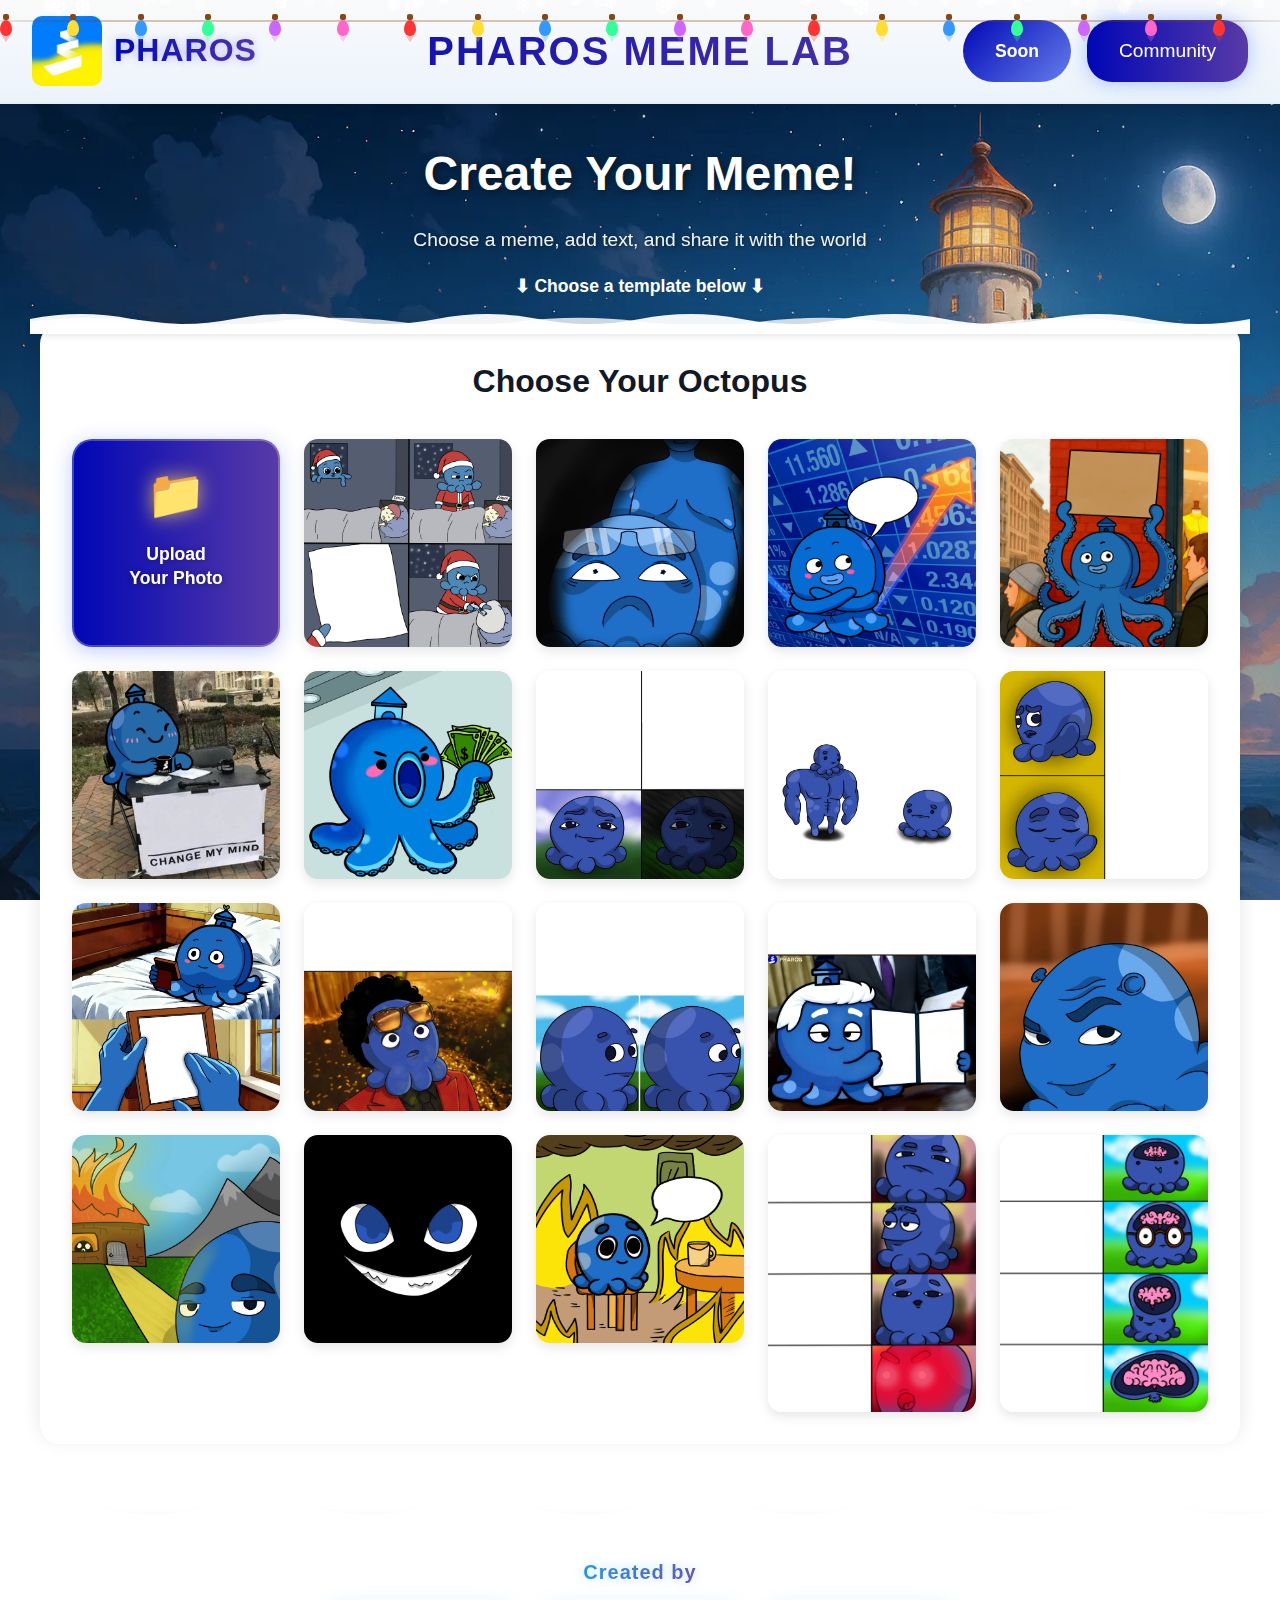
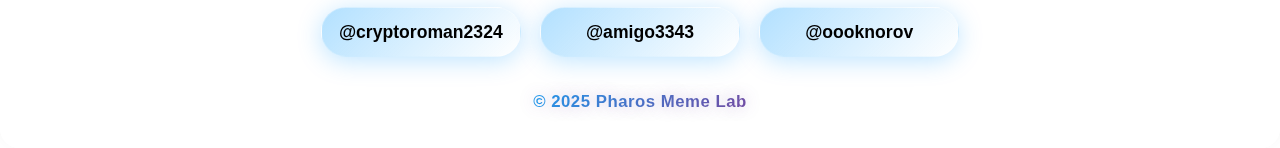
<file: index.html>
<!DOCTYPE html>
<html lang="en">
<head>
  <meta charset="UTF-8">
  <meta name="viewport" content="width=device-width, initial-scale=1.0">
  <title>Pharos Meme Lab</title>
  <link rel="icon" type="image/jpeg" href="images/logo1.jpg">
  <meta name="viewport" content="width=device-width, initial-scale=1.0, maximum-scale=1.0, user-scalable=no">
  <link rel="stylesheet" href="style.css">
  <link rel="stylesheet" href="winter.css">
</head>
<body class="index-page">
  <header class="header-centered">
    <div class="logo-left">
      <img src="images/logo.jpg" alt="Pharos Logo" onerror="this.src='https://via.placeholder.com/50x50?text=P'">
      <span>PHAROS</span>
    </div>
    
      <h1 class="title-center">PHAROS MEME LAB</h1>
    
    <nav>
      <a href="soon.html" class="neon-button">Soon</a>
      <a href="https://discord.com/invite/pharos" target="_blank" class="join-btn gradient-animate">Community</a>
    </nav>
  </header>

  <section class="hero">
    <h1>Create Your Meme!</h1>
    <p>Choose a meme, add text, and share it with the world</p>
    <div class="cta">⬇ Choose a template below ⬇</div>
  </section>

  <section class="gallery">
    <h2>Choose Your Octopus</h2>
    <div class="templates">
      
      <!-- UPLOAD YOUR PHOTO -->
      <div class="upload-template" id="uploadBox">
        <div class="upload-icon">📁</div>
        <div class="upload-text">Upload<br>Your Photo</div>
        <input type="file" id="uploadCustom" accept="image/*" style="display: none;">
      </div>

      <!-- TEMPLATES -->
       <a href="editor.html?img=images/template19.jpg" class="template square">
    <img src="images/template19.jpg" alt="Template 19">
  </a>
  <a href="editor.html?img=images/template18.jpg" class="template square">
    <img src="images/template18.jpg" alt="Template 18">
  </a>
      <a href="editor.html?img=images/template1.jpg" class="template square">
    <img src="images/template1.jpg" alt="Template 1">
  </a>
      <a href="editor.html?img=images/template2.jpg" class="template square">
        <img src="images/template2.jpg" alt="Template 2">
      </a>
      <a href="editor.html?img=images/template3.jpg" class="template square">
        <img src="images/template3.jpg" alt="Template 3">
      </a>
      <a href="editor.html?img=images/template4.jpg" class="template square">
        <img src="images/template4.jpg" alt="Template 4">
      </a>
      <a href="editor.html?img=images/template6.png" class="template square">
        <img src="images/template6.png" alt="Template 6">
      </a>
      <a href="editor.html?img=images/template8.png" class="template square">
        <img src="images/template8.png" alt="Template 8">
      </a>
      <a href="editor.html?img=images/template9.jpg" class="template square">
        <img src="images/template9.jpg" alt="Template 9">
      </a>
      <a href="editor.html?img=images/template10.jpg" class="template square">
        <img src="images/template10.jpg" alt="Template 10">
      </a>
      <a href="editor.html?img=images/template11.jpg" class="template square">
        <img src="images/template11.jpg" alt="Template 11">
      </a>
      <a href="editor.html?img=images/template12.png" class="template square">
        <img src="images/template12.png" alt="Template 12">
      </a>
      <a href="editor.html?img=images/template13.jpg" class="template square">
        <img src="images/template13.jpg" alt="Template 13">
      </a>
      <a href="editor.html?img=images/template14.jpg" class="template square">
        <img src="images/template14.jpg" alt="Template 14">
      </a>
      <a href="editor.html?img=images/template15.jpg" class="template square">
        <img src="images/template15.jpg" alt="Template 15">
      </a>
      <a href="editor.html?img=images/template16.jpg" class="template square">
        <img src="images/template16.jpg" alt="Template 16">
      </a>
      <a href="editor.html?img=images/template17.jpg" class="template square">
        <img src="images/template17.jpg" alt="Template 17">
      </a>
      <a href="editor.html?img=images/template5.jpg" class="template vertical">
        <img src="images/template5.jpg" alt="Template 5">
      </a>
      <a href="editor.html?img=images/template7.jpg" class="template vertical">
        <img src="images/template7.jpg" alt="Template 7">
      </a>
    </div>
  </section>

  <footer class="footer-enhanced">
    <div class="footer-content">
      <p class="footer-subtitle">Created by</p>
      <div class="footer-links">
  <a href="https://twitter.com/cryptoroman2324" target="_blank" class="twitter-tag purple">@cryptoroman2324</a>
  <a href="https://twitter.com/amigo3343" target="_blank" class="twitter-tag blue">@amigo3343</a>
  <a href="https://twitter.com/oooknorov" target="_blank" class="twitter-tag orange">@oooknorov</a>
      </div>
      <p class="footer-copyright">© 2025 Pharos Meme Lab</p>
    </div>
  </footer>

  <script>
    // UPLOAD PHOTO FUNCTIONALITY
    const uploadBox = document.getElementById('uploadBox');
    const uploadInput = document.getElementById('uploadCustom');
    
    uploadBox.addEventListener('click', () => {
      uploadInput.click();
    });
    
    uploadInput.addEventListener('change', (e) => {
      const file = e.target.files[0];
      if (file && file.type.startsWith('image/')) {
        const reader = new FileReader();
        reader.onload = function(event) {
          localStorage.setItem('customImage', event.target.result);
          window.location.href = 'editor.html?img=custom';
        };
        reader.readAsDataURL(file);
      } else {
        alert('Please select a valid image file!');
      }
    });
  </script>
  <script src="winter.js"></script>
</body>
</html>
</file>
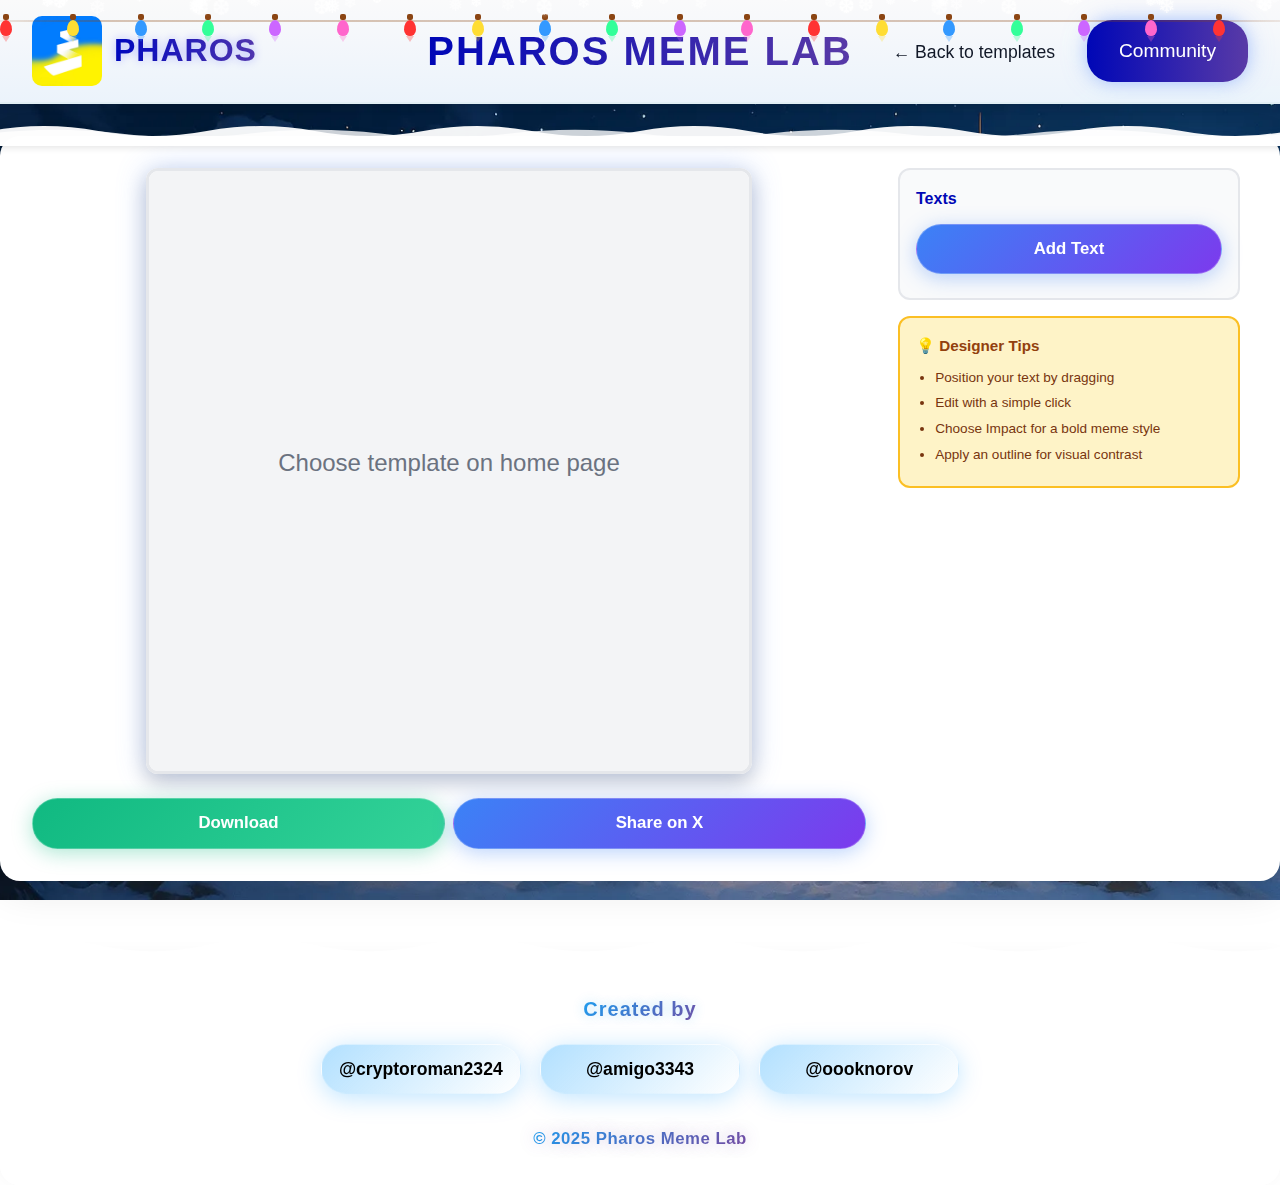
<file: editor.html>
<!DOCTYPE html>
<html lang="en">
<head>
  <meta charset="UTF-8">
  <meta name="viewport" content="width=device-width, initial-scale=1.0">
  <title>Pharos Meme Lab</title>
  <link rel="icon" type="image/jpeg" href="images/logo1.jpg">
  <meta name="viewport" content="width=device-width, initial-scale=1.0, maximum-scale=1.0, user-scalable=no">
  <link rel="stylesheet" href="style.css">
  <link rel="stylesheet" href="winter.css">
</head>
<body class="editor-page">
  
  <header>
    <div class="logo-left">
      <img src="images/logo.jpg" alt="Pharos Logo" onerror="this.src='https://via.placeholder.com/50x50?text=P'">
      <span>PHAROS</span>
    </div>

      <h1 class="title-center">PHAROS MEME LAB</h1>
    
    <nav>
      <a href="index.html" class="back-btn">← Back to templates</a>
      <a href="https://discord.com/invite/pharos" target="_blank" class="join-btn gradient-animate">Community</a>
    </nav>
  </header>

  <div class="editor-container">
    <!-- LEFT: Canvas -->
    <div class="editor-left">
      <canvas id="memeCanvas" width="600" height="600"></canvas>
      
      <div class="btn-group" style="margin-top: 1.5rem; width: 100%;">
        <button class="btn btn-success btn-full" id="downloadBtn"> Download</button>
        <button class="btn btn-primary btn-full" id="shareBtn"> Share on X</button>
      </div>
    </div>

    <!-- RIGHT: Control Panel (оновлено з мобільною панеллю) -->
    <!-- КНОПКА ВІДКРИТТЯ ПАНЕЛІ НА МОБІЛЦІ -->
    <button id="mobileControlsToggle">Edit Text</button>

    <!-- ПАНЕЛЬ РЕДАГУВАННЯ — висувна знизу на мобілці -->
    <div class="editor-right-compact" id="mobileControls">
      <!-- Заголовок панелі (видно тільки на мобілці) -->
      <div class="mobile-controls-header">
        <h3>Edit Text</h3>
        <button id="closeMobileControls">×</button>
      </div>
      <!-- Text Elements -->
      <div class="control-panel">
        <h3>Texts</h3>
        <button class="btn btn-primary btn-full" id="addTextBtn">Add Text</button>
        <div id="textsList" style="max-height: 150px; overflow-y: auto; margin-top: 0.5rem;"></div>
      </div>

      <!-- Edit Text -->
      <div class="control-panel-compact" id="editPanel" style="display: none;">
        <h3>✏️ Edit Text</h3>

        <!-- Text Input -->
        <div class="control-group-compact">
          <label>Text:</label>
          <textarea id="textInput" rows="3" placeholder="Enter your text here..."></textarea>
        </div>

        <!-- Font & Size -->
        <div class="control-row">
          <div class="control-group-compact">
            <label>Font:</label>
            <select id="fontFamily">
              <option value="Impact">Impact</option>
              <option value="Arial">Arial</option>
              <option value="Arial Black">Arial Black</option>
              <option value="Comic Sans MS">Comic Sans</option>
            </select>
          </div>
          <div class="control-group-compact">
            <label>Size: <span id="fontSizeValue">40</span>px</label>
            <input type="range" id="fontSize" min="10" max="150" value="40">
          </div>
        </div>

        <!-- Text Color & Stroke Color -->
        <div class="control-row">
          <div class="control-group-compact">
            <label>Text Color:</label>
            <input type="color" id="textColor" value="#FFFFFF">
          </div>
          <div class="control-group-compact">
            <label>Stroke Color:</label>
            <input type="color" id="strokeColor" value="#000000">
          </div>
        </div>

        <!-- Stroke Width & Background Color -->
        <div class="control-row">
          <div class="control-group-compact">
            <label>Stroke Width: <span id="strokeWidthValue">3</span>px</label>
            <input type="range" id="strokeWidth" min="0" max="20" value="3">
          </div>
          <div class="control-group-compact">
            <label>Background Color:</label>
            <input type="color" id="textBgColor" value="#000000">
          </div>
        </div>

        <!-- Style Options (Bold, Italic, Shadow) -->
        <div style="display: grid; grid-template-columns: 1fr 1fr 1fr; gap: 0.5rem; margin-top: 0.5rem;">
          <div class="control-group-compact" style="margin-bottom: 0;">
            <label style="display: flex; align-items: center; gap: 0.5rem; margin-bottom: 0;">
              <input type="checkbox" id="textBold" style="width: auto;">
              <span>Bold</span>
            </label>
          </div>
          <div class="control-group-compact" style="margin-bottom: 0;">
            <label style="display: flex; align-items: center; gap: 0.5rem; margin-bottom: 0;">
              <input type="checkbox" id="textItalic" style="width: auto;">
              <span>Italic</span>
            </label>
          </div>
          <div class="control-group-compact" style="margin-bottom: 0;">
            <label style="display: flex; align-items: center; gap: 0.5rem; margin-bottom: 0;">
              <input type="checkbox" id="textShadow" style="width: auto;">
              <span>Shadow</span>
            </label>
          </div>
        </div>

        <!-- Enable Background -->
        <div class="control-group-compact" style="margin-top: 0.75rem;">
          <label style="display: flex; align-items: center; gap: 0.5rem;">
            <input type="checkbox" id="textBgEnable" style="width: auto;">
            <span>Enable Background</span>
          </label>
        </div>

        <!-- Rotation -->
        <div class="control-group-compact" style="margin-top: 0.75rem;">
          <label>Rotation: <span id="rotationValue">0</span>°</label>
          <input type="range" id="textRotation" min="-180" max="180" value="0">
        </div>

        <!-- Delete Button -->
        <button class="btn btn-danger btn-full" id="deleteTextBtn" style="margin-top: 1rem;">🗑️ Delete Text</button>
      </div>

      <!-- Tips -->
      <div class="control-panel-tips">
        <h3>💡 Designer Tips</h3>
        <ul>
          <li>Position your text by dragging</li>
          <li>Edit with a simple click</li>
          <li>Choose Impact for a bold meme style</li>
          <li>Apply an outline for visual contrast</li>
        </ul>
      </div>

    </div>
  </div>
  

  <footer class="footer-enhanced">
    <div class="footer-content">
      <p class="footer-subtitle">Created by</p>
      <div class="footer-links">
        <a href="https://twitter.com/cryptoroman2324" target="_blank" class="twitter-tag purple">@cryptoroman2324</a>
        <a href="https://twitter.com/amigo3343" target="_blank" class="twitter-tag blue">@amigo3343</a>
        <a href="https://twitter.com/oooknorov" target="_blank" class="twitter-tag orange">@oooknorov</a>
      </div>
      <p class="footer-copyright">© 2025 Pharos Meme Lab</p>
    </div>
  </footer>

  <div id="toast" class="toast-hidden"> Text deleted</div>
  <script src="script.js"></script>
  <script src="winter.js"></script>
</body>
</html>
</file>
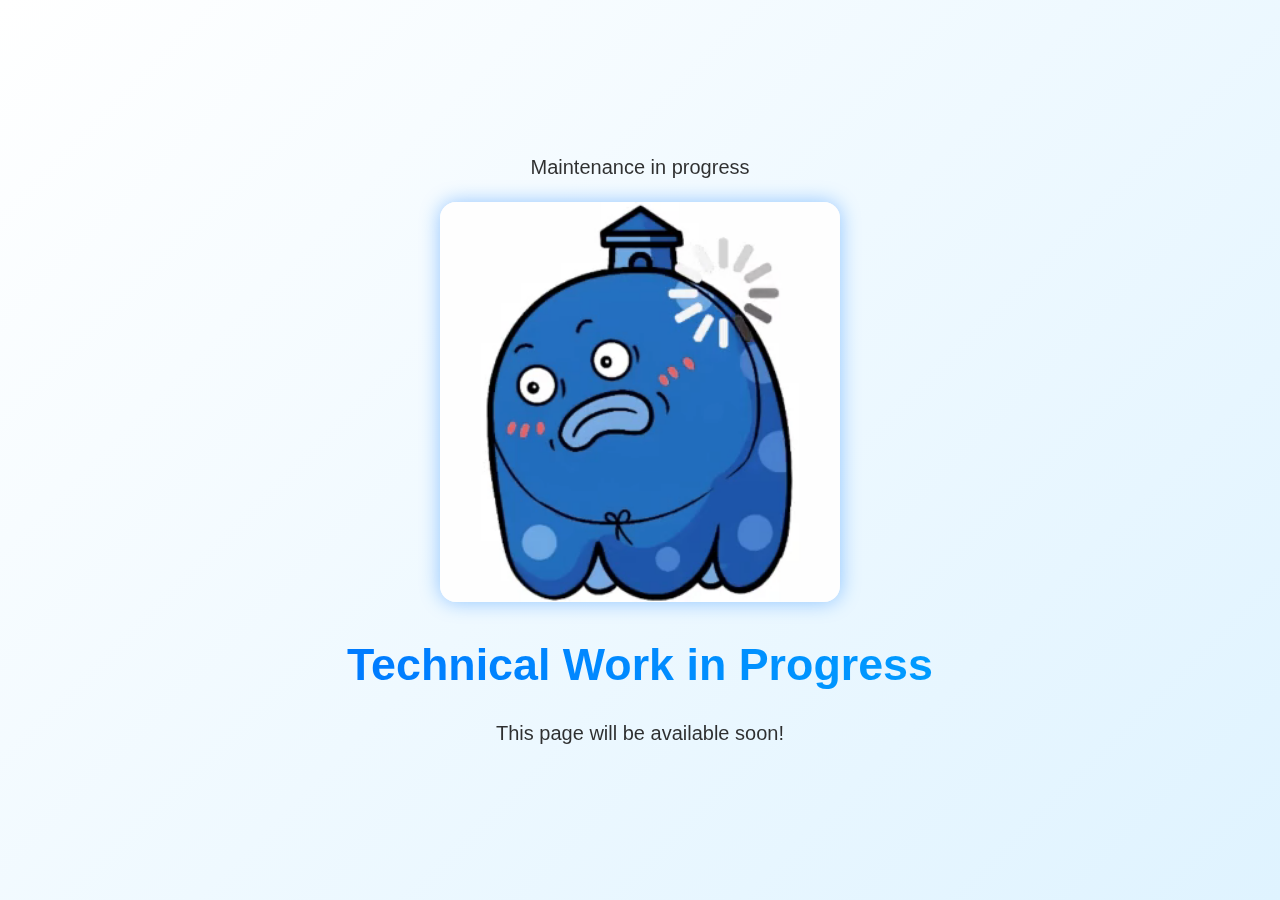
<file: soon.html>
<!DOCTYPE html>
<html lang="uk">
<head>
  <meta charset="UTF-8">
  <meta name="viewport" content="width=device-width, initial-scale=1.0">
  <title>Coming Soon | Pharos Meme Lab</title>
  <link rel="icon" type="image/jpeg" href="images/logo1.jpg">
  <link rel="stylesheet" href="style.css">
</head>
<body class="soon-page">
  <div class="soon-container">
    <p class="loading-text">Maintenance in progress<span class="dots"></span></p>
    <video src="images/load2.mp4" autoplay muted loop playsinline></video>
    <h1 class="wave-title">Technical Work in Progress</h1>
    <p>This page will be available soon!</p>
  </div>
</body>
</html>
</file>
<file: style.css>
/* ========== GENERAL ========== */
* {
  margin: 0;
  padding: 0;
  box-sizing: border-box;
}

:root {
  --primary: #0007B6;
  --primary-dark: #0005A0;
  --secondary: #10b981;
  --text-dark: #111827;
  --text-light: #6b7280;
  --border: #e5e7eb;
}

body {
  font-family: 'Segoe UI', Tahoma, Geneva, Verdana, sans-serif;
  background: linear-gradient(135deg, #0007B6 0%, #0007B6 100%);
  min-height: 100vh;
  color: var(--text-dark);
  line-height: 1.6;
}

/* ========== ANIMATIONS ========== */
@keyframes gradientShift {
  0% { background-position: 0% 50%; }
  50% { background-position: 100% 50%; }
  100% { background-position: 0% 50%; }
}

@keyframes bounce {
  0%, 20%, 50%, 80%, 100% { transform: translateY(0); }
  40% { transform: translateY(-10px); }
  60% { transform: translateY(-5px); }
}

@keyframes floatIdle {
  0%, 100% { transform: translateY(0); }
  50% { transform: translateY(-3px); }
}

@keyframes floatHover {
  0%, 100% { transform: translateY(-6px) scale(1.03); }
  50% { transform: translateY(-8px) scale(1.04); }
}

/* ========== BACKGROUND IMAGE ========== */
body.index-page,
body.editor-page {
  background-image: url('images/background2.webp');
  background-size: cover;
  background-position: center;
  background-attachment: fixed;
  background-repeat: no-repeat;
}

/* ========== HEADER WITH CENTERED TITLE ========== */
header {
  background: rgba(255, 255, 255, 0.95);
  backdrop-filter: blur(10px);
  padding: 1rem 2rem;
  display: grid;
  grid-template-columns: 1fr auto 1fr;
  align-items: center;
  box-shadow: 0 2px 10px rgba(0,0,0,0.1);
  position: sticky;
  top: 0;
  z-index: 100;
}

.header-centered {
  display: grid !important;
  grid-template-columns: 200px 1fr 200px;
}

.logo-left {
  display: flex;
  align-items: center;
  gap: 0.75rem;
  font-weight: 800;
  font-size: 2rem;
  color: var(--primary);
}

.logo-left img {
  width: 70px;
  height: 70px;
  border-radius: 10px;
  object-fit: cover;
}

.logo-left span {
  display: inline-block;
  font-weight: 800;
  background: linear-gradient(270deg, #0007B6, #667eea, #764ba2, #0007B6);
  background-size: 400% 400%;
  -webkit-background-clip: text;
  -webkit-text-fill-color: transparent;
  background-clip: text;
  animation: gradientShift 3s ease infinite;
  text-shadow: 0 0 10px rgba(0, 20, 255, 0.25);
  letter-spacing: 1px;
  transition: transform 0.3s ease, filter 0.3s ease;
}

.logo-left span:hover {
  transform: scale(1.05);
  filter: brightness(1.3);
}

header nav {
  display: flex;
  justify-content: flex-end;
  gap: 1rem;
}

header nav a {
  color: var(--text-dark);
  text-decoration: none;
  font-weight: 500;
  transition: color 0.3s;
  padding: 0.5rem 1rem;
}

.back-btn {
  display: inline-flex;
  align-items: center;
  justify-content: center;
  position: relative;
  top: 0.8px;
  font-size: 1.1rem;
  text-decoration: none;
  transition: color 0.3s ease;
}

.back-btn:hover {
  color: var(--primary) !important;
}

/* ========== GRADIENT ANIMATED BUTTON ========== */
.gradient-animate {
  background: linear-gradient(270deg, #0007B6, #667eea, #764ba2, #0007B6);
  background-size: 400% 400%;
  color: white !important;
  padding: 1rem 2rem;
  border-radius: 25px;
  animation: gradientShift 3s ease infinite;
  transition: transform 0.3s;
  font-size: 1.2rem;
}

.gradient-animate:hover {
  transform: translateY(-2px) scale(1.05);
}

/* ========== HERO ========== */
.hero {
  text-align: center;
  padding: 2rem 2rem 1.5rem;
  color: rgb(255, 255, 255);
}

.hero h1 {
  font-size: 3rem;
  margin-bottom: 0.75rem;
  text-shadow: 2px 2px 8px rgba(0,0,0,0.5);
}

.hero p {
  font-size: 1.2rem;
  margin-bottom: 1rem;
  opacity: 0.95;
  text-shadow: 1px 1px 4px rgba(0,0,0,0.5);
}

.cta {
  font-size: 1.1rem;
  font-weight: 600;
  animation: bounce 2s infinite;
}

/* ========== GALLERY ========== */
.gallery {
  max-width: 1200px;
  margin: 0 auto;
  padding: 2rem;
  background: white;
  border-radius: 20px;
  box-shadow: 0 -5px 20px rgba(0,0,0,0.1);
}

.gallery h2 {
  text-align: center;
  font-size: 2rem;
  margin-bottom: 2rem;
  color: var(--text-dark);
}

.templates {
  display: grid;
  grid-template-columns: repeat(auto-fill, minmax(200px, 1fr));
  gap: 1.5rem;
}

.templates a {
  position: relative;
  display: flex;
  align-items: center;
  justify-content: center;
  background: white;
  border-radius: 14px;
  overflow: hidden;
  transition: all 0.4s ease;
  box-shadow: 0 4px 12px rgba(0, 0, 0, 0.1);
  padding: 0;
  border: none;
  animation: floatIdle 6s ease-in-out infinite;
}

.templates a:hover {
  transform: translateY(-6px) scale(1.03);
  background: linear-gradient(270deg, #0007B6, #667eea, #764ba2, #0007B6);
  background-size: 400% 400%;
  animation: gradientShift 3s ease infinite, floatHover 1.2s ease-in-out infinite;
  box-shadow: 0 0 20px rgba(0, 123, 255, 0.4), 0 0 40px rgba(118, 75, 162, 0.3);
}

.templates img {
  width: 100%;
  height: 100%;
  object-fit: contain;
  border-radius: 10px;
  transition: transform 0.4s ease, filter 0.4s ease;
}

.templates a:hover img {
  filter: brightness(1.1);
  transform: scale(1.05);
}

/* Пропорції шаблонів */
.template.square {
  aspect-ratio: 1 / 1;
}

.template.wide {
  aspect-ratio: 16 / 9;
}

.template.vertical {
  aspect-ratio: 3 / 4;
}

/* ========== UPLOAD BOX ========== */
.upload-template {
  background: linear-gradient(270deg, #0007B6, #667eea, #764ba2, #0007B6);
  background-size: 400% 400%;
  animation: gradientShift 3s ease infinite;
  border-radius: 20px;
  border: 2px solid rgba(255, 255, 255, 0.25);
  box-shadow: 0 4px 20px rgba(0, 50, 255, 0.25);
  backdrop-filter: blur(8px);
  color: white;
  text-align: center;
  transition: all 0.3s ease;
  cursor: pointer;
  padding: 1rem;
}

.upload-template:hover {
  transform: translateY(-5px) scale(1.03);
  box-shadow: 0 0 25px rgba(0, 120, 255, 0.6);
}

.upload-icon {
  font-size: 3rem;
  color: #FFD54F;
  filter: drop-shadow(0 0 10px rgba(255, 213, 79, 0.8));
  margin-bottom: 0.5rem;
  transition: transform 0.3s ease;
}

.upload-template:hover .upload-icon {
  transform: translateY(-4px) scale(1.1);
}

.upload-text {
  font-size: 1.1rem;
  font-weight: 600;
  line-height: 1.4;
  color: #fff;
  text-shadow: 0 0 6px rgba(0, 0, 0, 0.4);
}

/* ========== FOOTER ========== */
.footer-enhanced {
  background: rgba(255, 255, 255, 0.9);
  backdrop-filter: blur(10px);
  margin-top: 5rem;
  border-radius: 0 0 20px 20px;
  box-shadow: 0 -5px 20px rgba(0, 0, 0, 0.05);
}

.footer-content {
  max-width: 900px;
  margin: 0 auto;
  text-align: center;
  display: flex;
  flex-direction: column;
  align-items: center;
  justify-content: center;
  padding: 2rem 1rem;
}

.footer-subtitle {
  font-size: 1.25rem;
  font-weight: 600;
  background: linear-gradient(135deg, #1DA1F2, #764ba2, #ff7e5f, #1DA1F2);
  background-size: 300% 300%;
  -webkit-background-clip: text;
  -webkit-text-fill-color: transparent;
  text-shadow: 0 0 12px rgba(29,161,242,0.3);
  letter-spacing: 1px;
  margin-bottom: 1.2rem;
  animation: gradientShift 6s ease infinite;
}

.footer-links {
  display: flex;
  justify-content: center;
  align-items: center;
  gap: 1.2rem;
  flex-wrap: wrap;
  margin-bottom: 1rem;
}

.footer-copyright {
  font-size: 1.05rem;
  font-weight: 600;
  background: linear-gradient(135deg, #1DA1F2, #764ba2, #ff7e5f, #1DA1F2);
  background-size: 300% 300%;
  -webkit-background-clip: text;
  -webkit-text-fill-color: transparent;
  text-shadow: 0 0 15px rgba(118,75,162,0.35);
  letter-spacing: 0.5px;
  margin-top: 1rem;
  animation: gradientShift 7s linear infinite;
}

/* ========== TWITTER TAGS ========== */
.twitter-tag {
  display: inline-flex;
  align-items: center;
  justify-content: center;
  width: 200px;
  height: 50px;
  border-radius: 40px;
  font-weight: 600;
  font-size: 1.1rem;
  color: rgb(0, 0, 0);
  text-decoration: none;
  background: linear-gradient(135deg, rgba(0, 153, 255, 0.3), rgba(255, 255, 255, 0.05));
  border: 1.5px solid rgba(255, 255, 255, 0.25);
  backdrop-filter: blur(15px);
  box-shadow: 0 4px 25px rgba(0, 153, 255, 0.25);
  transition: all 0.3s ease;
  padding: 0;
}

.twitter-tag:hover {
  transform: translateY(-3px) scale(1.05);
  background: linear-gradient(135deg, rgba(0,153,255,0.85), rgba(0,255,200,0.55));
  box-shadow: 0 0 25px rgba(0,200,255,0.8), 0 0 50px rgba(0,150,255,0.6);
  border-color: rgba(255,255,255,0.4);
}

.twitter-tag.blue:hover {
  background: linear-gradient(135deg, rgba(0,180,255,0.9), rgba(0,255,255,0.6));
  box-shadow: 0 0 25px rgba(0,200,255,0.8);
}

.twitter-tag.purple:hover {
  background: linear-gradient(135deg, rgba(150,80,255,0.9), rgba(255,100,255,0.6));
  box-shadow: 0 0 25px rgba(200,100,255,0.8);
}

.twitter-tag.orange:hover {
  background: linear-gradient(135deg, rgba(255,100,70,0.9), rgba(255,200,100,0.7));
  box-shadow: 0 0 25px rgba(255,150,100,0.8);
}

/* ========== EDITOR ========== */
.editor-container {
  display: flex;
  gap: 2rem;
  max-width: 1400px;
  margin: 2rem auto;
  padding: 2rem;
  background: white;
  border-radius: 20px;
  box-shadow: 0 10px 40px rgba(0,0,0,0.1);
}

.editor-left {
  flex: 1;
  display: flex;
  flex-direction: column;
  align-items: center;
}

#memeCanvas {
  border: 3px solid var(--border);
  border-radius: 12px;
  cursor: crosshair;
  max-width: 100%;
  box-shadow: 0 4px 12px rgba(0,0,0,0.1);
}

/* ========== CONTROL PANELS ========== */
.editor-right-compact {
  width: 350px;
  display: flex;
  flex-direction: column;
  gap: 1rem;
  max-height: calc(100vh - 200px);
  overflow-y: auto;
  padding-right: 8px;
}

.control-panel,
.control-panel-compact {
  background: #f9fafb;
  padding: 1rem;
  border-radius: 12px;
  border: 2px solid var(--border);
}

.control-panel h3,
.control-panel-compact h3 {
  margin-bottom: 0.75rem;
  color: var(--primary);
  font-size: 1rem;
}

.control-panel-tips {
  background: #fef3c7;
  padding: 1rem;
  border-radius: 12px;
  border: 2px solid #fbbf24;
}

.control-panel-tips h3 {
  color: #92400e;
  margin-bottom: 0.5rem;
  font-size: 0.95rem;
}

.control-panel-tips ul {
  padding-left: 1.2rem;
  color: #78350f;
  font-size: 0.85rem;
  line-height: 1.6;
  margin: 0;
}

.control-panel-tips ul li {
  margin-bottom: 0.25rem;
}

.control-group-compact {
  margin-bottom: 0.5rem;
}

.control-group-compact label {
  display: block;
  margin-bottom: 0.25rem;
  font-weight: 500;
  font-size: 0.85rem;
}

.control-group-compact input,
.control-group-compact select,
.control-group-compact textarea {
  width: 100%;
  padding: 0.5rem;
  border: 2px solid var(--border);
  border-radius: 8px;
  font-size: 0.9rem;
  font-family: inherit;
}

.control-group-compact textarea {
  resize: vertical;
  min-height: 60px;
}

.control-group-compact input[type="color"] {
  height: 40px;
  cursor: pointer;
}

.control-row {
  display: grid;
  grid-template-columns: 1fr 1fr;
  gap: 0.5rem;
  margin-bottom: 0.5rem;
}

.checkbox-row {
  display: grid;
  grid-template-columns: 1fr 1fr 1fr;
  gap: 0.5rem;
  font-size: 0.85rem;
  margin-top: 0.5rem;
}

.checkbox-row label {
  display: flex;
  align-items: center;
  gap: 0.25rem;
}

/* ========== CUSTOM OCTOPUS SLIDER ========== */
input[type="range"] {
  -webkit-appearance: none;
  appearance: none;
  width: 100%;
  height: 8px;
  background: linear-gradient(100deg, #0007B6 0%, #667eea 100%);
  border-radius: 10px;
  outline: none;
  cursor: pointer;
  margin: 8px 0;
  transition: background 0.3s ease;
}

input[type="range"]:hover {
  background: linear-gradient(90deg, #667eea 0%, #0007B6 100%);
}

input[type="range"].active {
  background: linear-gradient(90deg, #764ba2 0%, #0007B6 100%);
}

/* Chrome / Edge / Safari */
input[type="range"]::-webkit-slider-runnable-track {
  width: calc(100% + 32px);
  margin-left: -16px;
  margin-right: -16px;
  height: 8px;
  border-radius: 10px;
  background: transparent;
}

input[type="range"]::-webkit-slider-thumb {
  -webkit-appearance: none;
  appearance: none;
  width: 40px;
  height: 40px;
  background: url('images/octopus.png') center/contain no-repeat;
  border: none;
  border-radius: 50%;
  cursor: grab;
  box-shadow: 0 4px 8px rgba(0, 7, 182, 0.4);
  transition: transform 0.2s ease;
  margin-top: -16px;
}

input[type="range"]::-webkit-slider-thumb:hover {
  transform: scale(1.1);
}

input[type="range"]::-webkit-slider-thumb:active {
  transform: scale(1.05);
  cursor: grabbing;
}

/* Firefox */
input[type="range"]::-moz-range-track {
  width: 100%;
  height: 8px;
  border-radius: 10px;
  background: linear-gradient(90deg, #0007B6 0%, #667eea 100%);
}

input[type="range"]::-moz-range-thumb {
  width: 40px;
  height: 40px;
  background: url('images/octopus.png') center/contain no-repeat;
  border: none;
  border-radius: 50%;
  cursor: grab;
  box-shadow: 0 4px 8px rgba(0, 7, 182, 0.4);
  transition: transform 0.2s ease;
}

input[type="range"]::-moz-range-progress {
  background: linear-gradient(90deg, #0007B6 0%, #667eea 100%);
  border-radius: 10px;
}

/* IE/Edge legacy */
input[type="range"]::-ms-track {
  width: 100%;
  height: 8px;
  background: transparent;
  border-color: transparent;
  color: transparent;
}

input[type="range"]::-ms-thumb {
  width: 40px;
  height: 40px;
  background: url('images/octopus.png') center/contain no-repeat;
  border: none;
  border-radius: 50%;
  cursor: grab;
  box-shadow: 0 4px 8px rgba(0, 7, 182, 0.4);
}

/* ========== BUTTONS ========== */
.btn {
  padding: 0.9rem 2rem;
  border: none;
  border-radius: 40px;
  font-size: 1.05rem;
  font-weight: 600;
  color: #fff;
  cursor: pointer;
  transition: all 0.35s ease;
  backdrop-filter: blur(20px);
  box-shadow: 0 4px 20px rgba(0,0,0,0.15);
  border: 1px solid rgba(255,255,255,0.25);
}

.btn-primary {
  background: linear-gradient(135deg, #3b82f6 0%, #7c3aed 100%);
  box-shadow: 0 4px 20px rgba(59,130,246,0.35);
}

.btn-primary:hover {
  background: linear-gradient(135deg, #5a8bff 0%, #a45bff 100%);
  box-shadow: 0 0 25px rgba(110,100,255,0.8);
  transform: translateY(-3px) scale(1.03);
}

.btn-success {
  background: linear-gradient(135deg, #10b981 0%, #34d399 100%);
  box-shadow: 0 4px 20px rgba(16,185,129,0.35);
}

.btn-success:hover {
  background: linear-gradient(135deg, #00ffb2 0%, #0ed182 100%);
  box-shadow: 0 0 25px rgba(0,255,180,0.8);
  transform: translateY(-3px) scale(1.03);
}

.btn-danger {
  background: linear-gradient(135deg, #ef4444 0%, #f87171 100%);
  box-shadow: 0 4px 20px rgba(239,68,68,0.35);
}

.btn-danger:hover {
  background: linear-gradient(135deg, #ff6b6b 0%, #ff8787 100%);
  box-shadow: 0 0 25px rgba(255,100,100,0.8);
  transform: translateY(-3px) scale(1.03);
}

.btn-group {
  display: flex;
  gap: 0.5rem;
}

.btn-full {
  width: 100%;
}

/* ========== TEXT LIST ========== */
#textsList {
  overflow-y: auto;
}

.text-item {
  background: white;
  padding: 0.75rem;
  border-radius: 8px;
  margin-bottom: 0.5rem;
  border: 2px solid var(--border);
  cursor: pointer;
  transition: all 0.3s;
}

.text-item:hover {
  border-color: var(--primary);
  box-shadow: 0 2px 8px rgba(0, 7, 182, 0.2);
}

.text-item.active {
  border-color: var(--primary);
  background: #f0f4ff;
}

.text-preview {
  font-weight: 500;
  color: var(--text-dark);
  word-break: break-word;
  font-size: 0.9rem;
}

/* ========== TITLE CENTER ========== */
.title-center {
  text-align: center;
  font-weight: 900;
  font-size: 2.5rem;
  text-transform: uppercase;
  letter-spacing: 2px;
  background: linear-gradient(270deg, #0007B6, #667eea, #764ba2, #0007B6);
  background-size: 400% 400%;
  -webkit-background-clip: text;
  -webkit-text-fill-color: transparent;
  background-clip: text;
  animation: gradientShift 3s ease infinite;
}

/* ========== TOAST ========== */
#toast {
  position: fixed;
  top: 50%;
  left: 50%;
  transform: translate(-50%, -50%);
  background: #ef4444;
  color: white;
  padding: 1rem 2rem;
  border-radius: 10px;
  font-size: 1.2rem;
  opacity: 0;
  transition: opacity 0.4s ease;
  z-index: 9999;
  pointer-events: none;
}

.toast-show {
  opacity: 1;
  pointer-events: auto;
}

.toast-hidden {
  opacity: 0;
  pointer-events: none;
}
/* ========== NEON BUTTON (ONLY FOR "SOON") ========== */
.neon-button {
  background: linear-gradient(135deg, #0007B6, #667eea);
  color: white !important;
  padding: 0.9rem 2rem;
  border-radius: 50px;
  border: none;
  transition: all 0.3s ease;
  font-size: 1.1rem;
  font-weight: 600;
  display: inline-flex;
  align-items: center;
  justify-content: center;
  text-decoration: none;
  cursor: pointer;
}

.neon-button:hover {
  transform: translateY(-2px) scale(1.03);
  box-shadow: 0 4px 15px rgba(0, 7, 182, 0.3);
}

/* ========== SOON PAGE ========== */
.soon-page {
  background: linear-gradient(135deg, #ffffff, #dff3ff, #a8ccff, #6aa8ff);
  background-size: 300% 300%;
  animation: blueFlow 5s ease infinite;
  color: #000;
  display: flex;
  flex-direction: column;
  justify-content: center;
  align-items: center;
  min-height: 100vh;
  text-align: center;
  font-family: 'Segoe UI', sans-serif;
}

.soon-container {
  text-align: center;
}

/* Робимо відео більшим і красивим */
.soon-container video {
  width: 400px; /* змінюй під розмір */
  max-width: 90vw;
  border-radius: 16px;
  margin: 1.2rem 0;
  box-shadow: 0 0 20px rgba(0, 120, 255, 0.4);
}

/* Градієнт для заголовка */
.soon-page h1 {
  font-size: 2.8rem;
  margin-bottom: 1rem;
  background: linear-gradient(90deg, #007bff, #00aaff, #0055ff);
  background-size: 300% 300%;
  -webkit-background-clip: text;
  -webkit-text-fill-color: transparent;
  animation: gradientShift 6s ease infinite;
}

.soon-page p {
  font-size: 1.25rem;
  opacity: 0.9;
  color: #1a1a1a;
}

/* Анімація руху фону */
@keyframes blueFlow {
  0% { background-position: 0% 0%; }
  50% { background-position: 100% 100%; }
  100% { background-position: 0% 0%; }
}

@keyframes dots {
  0%, 20% { content: ""; }
  40% { content: "."; }
  60% { content: ".."; }
  80%, 100% { content: "..."; }
}

.loading-text {
  font-size: 1.2rem;
  font-weight: 500;
  color: #222;
}

.dots::after {
  content: "";
  animation: dots 1.5s steps(4, end) infinite;
}

/* ========== ІДЕАЛЬНА МОБІЛЬНА АДАПТАЦІЯ ========== */

/* Приховуємо мобільні елементи на ПК */
#mobileControlsToggle,
.mobile-controls-header {
  display: none;
}

/* ПЛАНШЕТИ ТА ВЕЛИКІ ТЕЛЕФОНИ (до 1024px) */
@media (max-width: 1024px) {
  
  /* === ГОЛОВНА СТОРІНКА === */
  .hero h1 { 
    font-size: 2rem; 
    padding: 0 1rem;
  }
  
  .hero p { 
    font-size: 1rem; 
    padding: 0 1rem;
  }
  
  .gallery { 
    padding: 1rem; 
    border-radius: 16px;
    margin: 1rem;
  }
  
  .templates { 
    grid-template-columns: repeat(2, 1fr) !important; 
    gap: 1rem;
  }
  
  .upload-template { 
    padding: 1.5rem; 
  }
  
  .upload-icon { 
    font-size: 3rem; 
  }

  /* === РЕДАКТОР - МОБІЛЬНИЙ РЕЖИМ === */
  .editor-container {
    flex-direction: column;
    padding: 0.5rem;
    margin: 0.5rem;
    gap: 0;
    position: relative;
  }

  .editor-left {
    width: 100%;
    padding: 0;
    position: relative;
  }

  /* Канвас - на весь екран */
  #memeCanvas {
    max-width: 100% !important;
    width: 100% !important;
    height: auto !important;
    border-radius: 12px;
    margin: 0 auto;
    display: block;
  }

  /* Кнопки Download/Share - зверху канвасу */
  .editor-left .btn-group {
    position: static !important;
    margin: 1rem 0 !important;
    width: 100% !important;
    display: flex;
    gap: 0.5rem;
    transform: none !important;
    background: none !important;
    padding: 0 !important;
  }

  .editor-left .btn-group .btn {
    flex: 1;
    padding: 0.75rem 1rem;
    font-size: 0.9rem;
  }

  /* === МОБІЛЬНА ПАНЕЛЬ РЕДАГУВАННЯ === */
  
  /* Кнопка відкриття панелі */
  #mobileControlsToggle {
    display: block;
    position: fixed;
    bottom: 20px;
    left: 50%;
    transform: translateX(-50%);
    background: linear-gradient(135deg, #0007B6, #667eea);
    color: white;
    padding: 1rem 2.5rem;
    border-radius: 50px;
    font-weight: 700;
    font-size: 1.1rem;
    box-shadow: 0 10px 30px rgba(0, 7, 182, 0.5);
    z-index: 2000;
    border: none;
    cursor: pointer;
    transition: all 0.3s ease;
  }

  #mobileControlsToggle:active {
    transform: translateX(-50%) scale(0.95);
  }

  /* Панель редагування - висувається знизу */
  .editor-right-compact {
    display: flex !important;
    position: fixed;
    bottom: 0;
    left: 0;
    right: 0;
    width: 100%;
    max-height: 75vh;
    background: white;
    border-radius: 20px 20px 0 0;
    box-shadow: 0 -10px 30px rgba(0,0,0,0.3);
    z-index: 3000;
    transform: translateY(100%);
    transition: transform 0.4s cubic-bezier(0.25, 0.8, 0.25, 1);
    padding: 1.5rem 1rem;
    padding-bottom: calc(1.5rem + env(safe-area-inset-bottom));
    overflow-y: auto;
    overflow-x: hidden;
  }

  /* Відкрита панель */
  .editor-right-compact.open {
    transform: translateY(0);
  }

  /* Хедер мобільної панелі */
  .mobile-controls-header {
    display: flex !important;
    justify-content: space-between;
    align-items: center;
    padding-bottom: 1rem;
    border-bottom: 2px solid #e5e7eb;
    margin-bottom: 1rem;
    position: sticky;
    top: 0;
    background: white;
    z-index: 10;
  }

  .mobile-controls-header h3 {
    margin: 0;
    font-size: 1.4rem;
    color: var(--primary);
    font-weight: 700;
  }

  #closeMobileControls {
    background: #f3f4f6;
    border: none;
    width: 40px;
    height: 40px;
    border-radius: 50%;
    font-size: 2rem;
    line-height: 1;
    color: #6b7280;
    cursor: pointer;
    display: flex;
    align-items: center;
    justify-content: center;
    transition: all 0.2s;
  }

  #closeMobileControls:active {
    background: #e5e7eb;
    transform: scale(0.9);
  }

  /* Контент панелі */
  .control-panel,
  .control-panel-compact {
    margin-bottom: 1rem;
  }

  .control-group-compact {
    margin-bottom: 0.75rem;
  }

  .control-group-compact label {
    font-size: 0.95rem;
    font-weight: 600;
  }

  .control-group-compact input,
  .control-group-compact select,
  .control-group-compact textarea {
    padding: 0.75rem;
    font-size: 1rem;
    border-radius: 10px;
  }

  /* Слайдери - більші для зручності */
  input[type="range"] {
    height: 12px;
  }

  input[type="range"]::-webkit-slider-thumb {
    width: 50px;
    height: 50px;
    margin-top: -19px;
  }

  input[type="range"]::-moz-range-thumb {
    width: 50px;
    height: 50px;
  }
}

/* СЕРЕДНІ ТЕЛЕФОНИ (до 768px) */
@media (max-width: 768px) {
  
  /* === ХЕДЕР === */
  header {
    grid-template-columns: 1fr !important;
    text-align: center;
    gap: 0.75rem;
    padding: 0.75rem 1rem;
  }

  .header-centered {
    grid-template-columns: 1fr !important;
  }

  .logo-left {
    justify-content: center;
    font-size: 1.5rem;
    gap: 0.5rem;
  }

  .logo-left img {
    width: 50px;
    height: 50px;
  }

  .logo-left span {
    font-size: 1.3rem;
  }

  .title-center {
    font-size: 1.4rem !important;
    line-height: 1.3;
    letter-spacing: 1px;
    text-align: center;
    margin: 0;
  }

  header nav {
    justify-content: center;
    flex-wrap: wrap;
    gap: 0.5rem;
  }

  header nav a {
    font-size: 0.9rem;
    padding: 0.5rem 1rem;
  }

  .gradient-animate,
  .neon-button {
    font-size: 0.9rem;
    padding: 0.5rem 1rem;
  }

  .back-btn {
    font-size: 0.9rem;
  }

  /* === ФУТЕР === */
  .footer-content {
    padding: 1.5rem 1rem;
  }

  .footer-links {
    flex-direction: column;
    gap: 0.75rem;
    width: 100%;
  }

  .twitter-tag {
    width: 100%;
    max-width: 280px;
    font-size: 1rem;
    height: 48px;
  }

  .footer-subtitle {
    font-size: 1.1rem;
  }

  .footer-copyright {
    font-size: 0.95rem;
  }

  /* === ГАЛЕРЕЯ === */
  .templates {
    grid-template-columns: repeat(2, 1fr) !important;
    gap: 0.75rem;
  }

  .gallery h2 {
    font-size: 1.5rem;
  }
}

/* МАЛІ ТЕЛЕФОНИ (до 480px) */
@media (max-width: 480px) {
  
  /* === ХЕДЕР - КОМПАКТНИЙ === */
  header {
    padding: 0.5rem 0.75rem;
    gap: 0.5rem;
  }

  .logo-left {
    gap: 0.4rem;
  }

  .logo-left img {
    width: 40px;
    height: 40px;
  }

  .logo-left span {
    font-size: 1.1rem;
    letter-spacing: 0.5px;
  }

  .title-center {
    font-size: 1rem !important;
    letter-spacing: 0.5px;
    line-height: 1.2;
  }

  header nav {
    gap: 0.4rem;
  }

  header nav a {
    padding: 0.4rem 0.8rem;
    font-size: 0.8rem;
    border-radius: 20px;
  }

  .gradient-animate,
  .neon-button {
    padding: 0.4rem 0.8rem;
    font-size: 0.8rem;
  }

  .back-btn {
    font-size: 0.8rem;
    padding: 0.4rem 0.8rem;
  }

  /* === ГОЛОВНА === */
  .hero h1 {
    font-size: 1.75rem;
  }

  .hero p {
    font-size: 0.95rem;
  }

  .cta {
    font-size: 1rem;
  }

  .gallery {
    padding: 0.75rem;
    margin: 0.5rem;
  }

  .gallery h2 {
    font-size: 1.3rem;
    margin-bottom: 1rem;
  }

  .templates {
    grid-template-columns: repeat(2, 1fr) !important;
    gap: 0.5rem;
  }

  .upload-icon {
    font-size: 2.5rem;
  }

  .upload-text {
    font-size: 0.95rem;
  }

  /* === РЕДАКТОР === */
  .editor-container {
    padding: 0.25rem;
    margin: 0.25rem;
  }

  #mobileControlsToggle {
    padding: 0.85rem 2rem;
    font-size: 1rem;
    bottom: 15px;
  }

  .mobile-controls-header h3 {
    font-size: 1.2rem;
  }

  #closeMobileControls {
    width: 36px;
    height: 36px;
    font-size: 1.75rem;
  }

  .control-group-compact label {
    font-size: 0.9rem;
  }

  .control-group-compact input,
  .control-group-compact select,
  .control-group-compact textarea {
    font-size: 0.95rem;
    padding: 0.65rem;
  }

  .btn {
    padding: 0.7rem 1.2rem;
    font-size: 0.9rem;
  }

  /* === ФУТЕР === */
  .footer-content {
    padding: 1.25rem 0.75rem;
  }

  .footer-subtitle {
    font-size: 1rem;
    margin-bottom: 0.75rem;
  }

  .twitter-tag {
    max-width: 260px;
    font-size: 0.95rem;
    height: 44px;
  }

  .footer-copyright {
    font-size: 0.85rem;
    margin-top: 0.75rem;
  }
}

/* ДУЖЕ МАЛІ ЕКРАНИ (до 360px) */
@media (max-width: 360px) {
  
  .logo-left img {
    width: 36px;
    height: 36px;
  }

  .logo-left span {
    font-size: 1rem;
  }

  .title-center {
    font-size: 0.9rem !important;
  }

  header nav a {
    padding: 0.35rem 0.65rem;
    font-size: 0.75rem;
  }

  .hero h1 {
    font-size: 1.5rem;
  }

  .gallery h2 {
    font-size: 1.2rem;
  }

  #mobileControlsToggle {
    padding: 0.75rem 1.5rem;
    font-size: 0.95rem;
  }
}

/* Z-INDEX FIX - щоб кнопка була над усім */
@media (max-width: 1024px) {
  #mobileControlsToggle {
    z-index: 2000 !important;
  }

  .editor-right-compact {
    z-index: 3000 !important;
  }

  .editor-right-compact.open {
    z-index: 3000 !important;
  }

  canvas#memeCanvas {
    position: relative;
    z-index: 1;
  }

  footer {
    position: relative;
    z-index: 0;
  }

  header {
    z-index: 100;
  }
}

/* ЛАНДШАФТНА ОРІЄНТАЦІЯ НА МОБІЛЬНИХ */
@media (max-width: 1024px) and (orientation: landscape) {
  .editor-right-compact {
    max-height: 85vh;
  }

  #memeCanvas {
    max-height: 60vh;
  }
}

/* SMOOTH SCROLLING ДЛЯ МОБІЛЬНОЇ ПАНЕЛІ */
.editor-right-compact {
  -webkit-overflow-scrolling: touch;
  scroll-behavior: smooth;
}

/* PREVENT BOUNCE SCROLL */
.editor-right-compact.open {
  overscroll-behavior: contain;
}
</file>
<file: winter.css>
/* ========== ЗИМОВА ТЕМА PHAROS MEME LAB ========== */

/* ========== ПАДАЮЧИЙ СНІГ (CSS-only) ========== */
@keyframes snowFall {
  0% {
    transform: translateY(-10vh) translateX(0);
    opacity: 0;
  }
  10% {
    opacity: 1;
  }
  90% {
    opacity: 1;
  }
  100% {
    transform: translateY(110vh) translateX(100px);
    opacity: 0;
  }
}

@keyframes snowFallLeft {
  0% {
    transform: translateY(-10vh) translateX(0);
    opacity: 0;
  }
  10% {
    opacity: 1;
  }
  90% {
    opacity: 1;
  }
  100% {
    transform: translateY(110vh) translateX(-80px);
    opacity: 0;
  }
}

/* Контейнер для снігу */
.snow-container {
  position: fixed;
  top: 0;
  left: 0;
  width: 100%;
  height: 100%;
  pointer-events: none;
  z-index: 9999;
  overflow: hidden;
}

/* Сніжинки */
.snowflake {
  position: absolute;
  top: -10px;
  color: white;
  font-size: 1em;
  text-shadow: 0 0 5px rgba(255, 255, 255, 0.8);
  animation: snowFall linear infinite;
  user-select: none;
}

/* Варіації сніжинок */
.snowflake:nth-child(odd) {
  animation-name: snowFallLeft;
}

.snowflake:nth-child(3n) {
  font-size: 0.8em;
  animation-duration: 12s;
}

.snowflake:nth-child(4n) {
  font-size: 1.2em;
  animation-duration: 18s;
}

.snowflake:nth-child(5n) {
  font-size: 0.6em;
  animation-duration: 20s;
}

/* ========== ГІРЛЯНДИ ========== */
@keyframes lightsGlow {
  0%, 100% {
    opacity: 1;
    box-shadow: 0 0 10px currentColor, 0 0 20px currentColor;
  }
  50% {
    opacity: 0.7;
    box-shadow: 0 0 5px currentColor, 0 0 10px currentColor;
  }
}

@keyframes lightsSwing {
  0%, 100% {
    transform: translateY(0) rotate(0deg);
  }
  50% {
    transform: translateY(5px) rotate(2deg);
  }
}

/* Контейнер для гірлянд */
.christmas-lights {
  position: absolute;
  top: 0;
  left: 0;
  width: 100%;
  height: 80px;
  pointer-events: none;
  z-index: 200;
  overflow: hidden;
}

/* Мотузка гірлянди */
.lights-wire {
  position: absolute;
  top: 20px;
  left: -50px;
  right: -50px;
  height: 2px;
  background: linear-gradient(90deg, 
    transparent, 
    rgba(139, 69, 19, 0.3) 10%, 
    rgba(139, 69, 19, 0.3) 90%, 
    transparent
  );
}

/* Лампочки */
.light-bulb {
  position: absolute;
  top: 20px;
  width: 12px;
  height: 16px;
  border-radius: 50% 50% 50% 50% / 60% 60% 40% 40%;
  animation: lightsGlow 2s ease-in-out infinite, lightsSwing 3s ease-in-out infinite;
}

.light-bulb::before {
  content: '';
  position: absolute;
  top: -6px;
  left: 50%;
  transform: translateX(-50%);
  width: 6px;
  height: 6px;
  background: #8B4513;
  border-radius: 2px;
}

.light-bulb::after {
  content: '';
  position: absolute;
  top: 100%;
  left: 50%;
  transform: translateX(-50%);
  width: 0;
  height: 0;
  border-left: 4px solid transparent;
  border-right: 4px solid transparent;
  border-top: 6px solid currentColor;
  opacity: 0.3;
}

/* Кольори лампочок */
.light-red {
  background: #ff3333;
  color: #ff3333;
  animation-delay: 0s;
}

.light-yellow {
  background: #ffdd33;
  color: #ffdd33;
  animation-delay: 0.3s;
}

.light-blue {
  background: #3399ff;
  color: #3399ff;
  animation-delay: 0.6s;
}

.light-green {
  background: #33ff99;
  color: #33ff99;
  animation-delay: 0.9s;
}

.light-purple {
  background: #cc66ff;
  color: #cc66ff;
  animation-delay: 1.2s;
}

.light-pink {
  background: #ff66cc;
  color: #ff66cc;
  animation-delay: 1.5s;
}

/* ========== СНІГ НА КОНТЕЙНЕРАХ ========== */
.winter-snow-top {
  position: relative;
}

.winter-snow-top::before {
  content: '';
  position: absolute;
  top: -25px;
  left: -10px;
  right: -10px;
  height: 35px;
  background: url('data:image/svg+xml;utf8,<svg xmlns="http://www.w3.org/2000/svg" viewBox="0 0 1200 60" preserveAspectRatio="none"><path d="M0,30 Q50,10 100,30 T200,30 T300,30 T400,30 T500,30 T600,30 T700,30 T800,30 T900,30 T1000,30 T1100,30 T1200,30 L1200,60 L0,60 Z" fill="white" opacity="0.95"/><path d="M0,35 Q60,20 120,35 T240,35 T360,35 T480,35 T600,35 T720,35 T840,35 T960,35 T1080,35 T1200,35 L1200,60 L0,60 Z" fill="white" opacity="0.8"/></svg>') no-repeat;
  background-size: 100% 100%;
  pointer-events: none;
  z-index: 10;
  filter: drop-shadow(0 2px 3px rgba(0, 0, 0, 0.1));
}

/* Сніг для gallery */
.gallery.winter-snow-top::before {
  top: -20px;
  height: 30px;
}

/* Сніг для editor-container */
.editor-container.winter-snow-top::before {
  top: -20px;
  height: 30px;
}

/* ========== ЗИМОВІ АКЦЕНТИ ДЛЯ ХЕДЕРА ========== */
header.winter-header {
  background: linear-gradient(180deg, 
    rgba(255, 255, 255, 0.98) 0%, 
    rgba(240, 248, 255, 0.98) 100%
  ) !important;
  border-bottom: 2px solid rgba(173, 216, 230, 0.3);
}

/* ========== ЗИМОВІ КНОПКИ ========== */
.gradient-animate.winter-glow {
  box-shadow: 0 0 15px rgba(100, 150, 255, 0.4), 0 0 30px rgba(100, 150, 255, 0.2) !important;
}

/* ========== FOOTER ЗИМОВИЙ ========== */
.footer-enhanced.winter-footer::before {
  content: '';
  position: absolute;
  bottom: calc(100% - 2px);
  left: -10px;
  right: -10px;
  height: 35px;
  background: url('data:image/svg+xml;utf8,<svg xmlns="http://www.w3.org/2000/svg" viewBox="0 0 1200 60" preserveAspectRatio="none"><path d="M0,0 L0,30 Q50,10 100,30 T200,30 T300,30 T400,30 T500,30 T600,30 T700,30 T800,30 T900,30 T1000,30 T1100,30 T1200,30 L1200,0 Z" fill="white" opacity="0.9"/></svg>') no-repeat;
  background-size: 100% 100%;
  pointer-events: none;
  transform: rotate(180deg);
}

/* ========== ІСКРИСТИЙ ЕФЕКТ ========== */
@keyframes sparkle {
  0%, 100% {
    opacity: 0;
    transform: scale(0);
  }
  50% {
    opacity: 1;
    transform: scale(1);
  }
}

.sparkle {
  position: fixed;
  width: 4px;
  height: 4px;
  background: white;
  border-radius: 50%;
  pointer-events: none;
  animation: sparkle 2s ease-in-out infinite;
  box-shadow: 0 0 6px white;
  z-index: 9998;
}

/* ========== МОБІЛЬНА АДАПТАЦІЯ ========== */
@media (max-width: 768px) {
  .christmas-lights {
    height: 60px;
  }
  
  .lights-wire {
    top: 15px;
  }
  
  .light-bulb {
    top: 15px;
    width: 10px;
    height: 14px;
  }
  
  .winter-snow-top::before {
    top: -15px;
    height: 25px;
  }
  
  .snowflake {
    font-size: 0.8em;
  }
}

@media (max-width: 480px) {
  .christmas-lights {
    height: 50px;
  }
  
  .light-bulb {
    width: 8px;
    height: 12px;
  }
  
  .winter-snow-top::before {
    top: -12px;
    height: 20px;
  }
}

/* ========== ОПТИМІЗАЦІЯ ПРОДУКТИВНОСТІ ========== */
.snow-container,
.christmas-lights,
.sparkle {
  will-change: transform;
}

/* Вимкнути анімації при низькій продуктивності */
@media (prefers-reduced-motion: reduce) {
  .snowflake,
  .light-bulb,
  .sparkle {
    animation: none !important;
  }
}

/* ========== ЗИМОВИЙ КУРСОР (опціонально) ========== */
body.winter-theme {
  cursor: url('data:image/svg+xml;utf8,<svg xmlns="http://www.w3.org/2000/svg" width="24" height="24" viewBox="0 0 24 24"><text y="20" font-size="20">❄️</text></svg>'), auto;
}

/* ========== ХОВЕР ЕФЕКТИ З СНІГОМ ========== */
.templates a.winter-hover:hover::after {
  content: '❄️';
  position: absolute;
  top: 5px;
  right: 5px;
  font-size: 1.5rem;
  animation: snowFall 2s ease-in-out;
  pointer-events: none;
}

/* ========== ЗИМОВИЙ TOAST ========== */
#toast.winter-toast {
  background: linear-gradient(135deg, #4a90e2, #7eb8ff);
  box-shadow: 0 0 20px rgba(74, 144, 226, 0.5);
}

/* ========== ХОЛОДНИЙ GRADIENT ДЛЯ CANVAS ========== */
#memeCanvas.winter-canvas {
  box-shadow: 0 0 30px rgba(100, 150, 255, 0.3), 0 8px 20px rgba(0, 0, 0, 0.2) !important;
}
</file>
